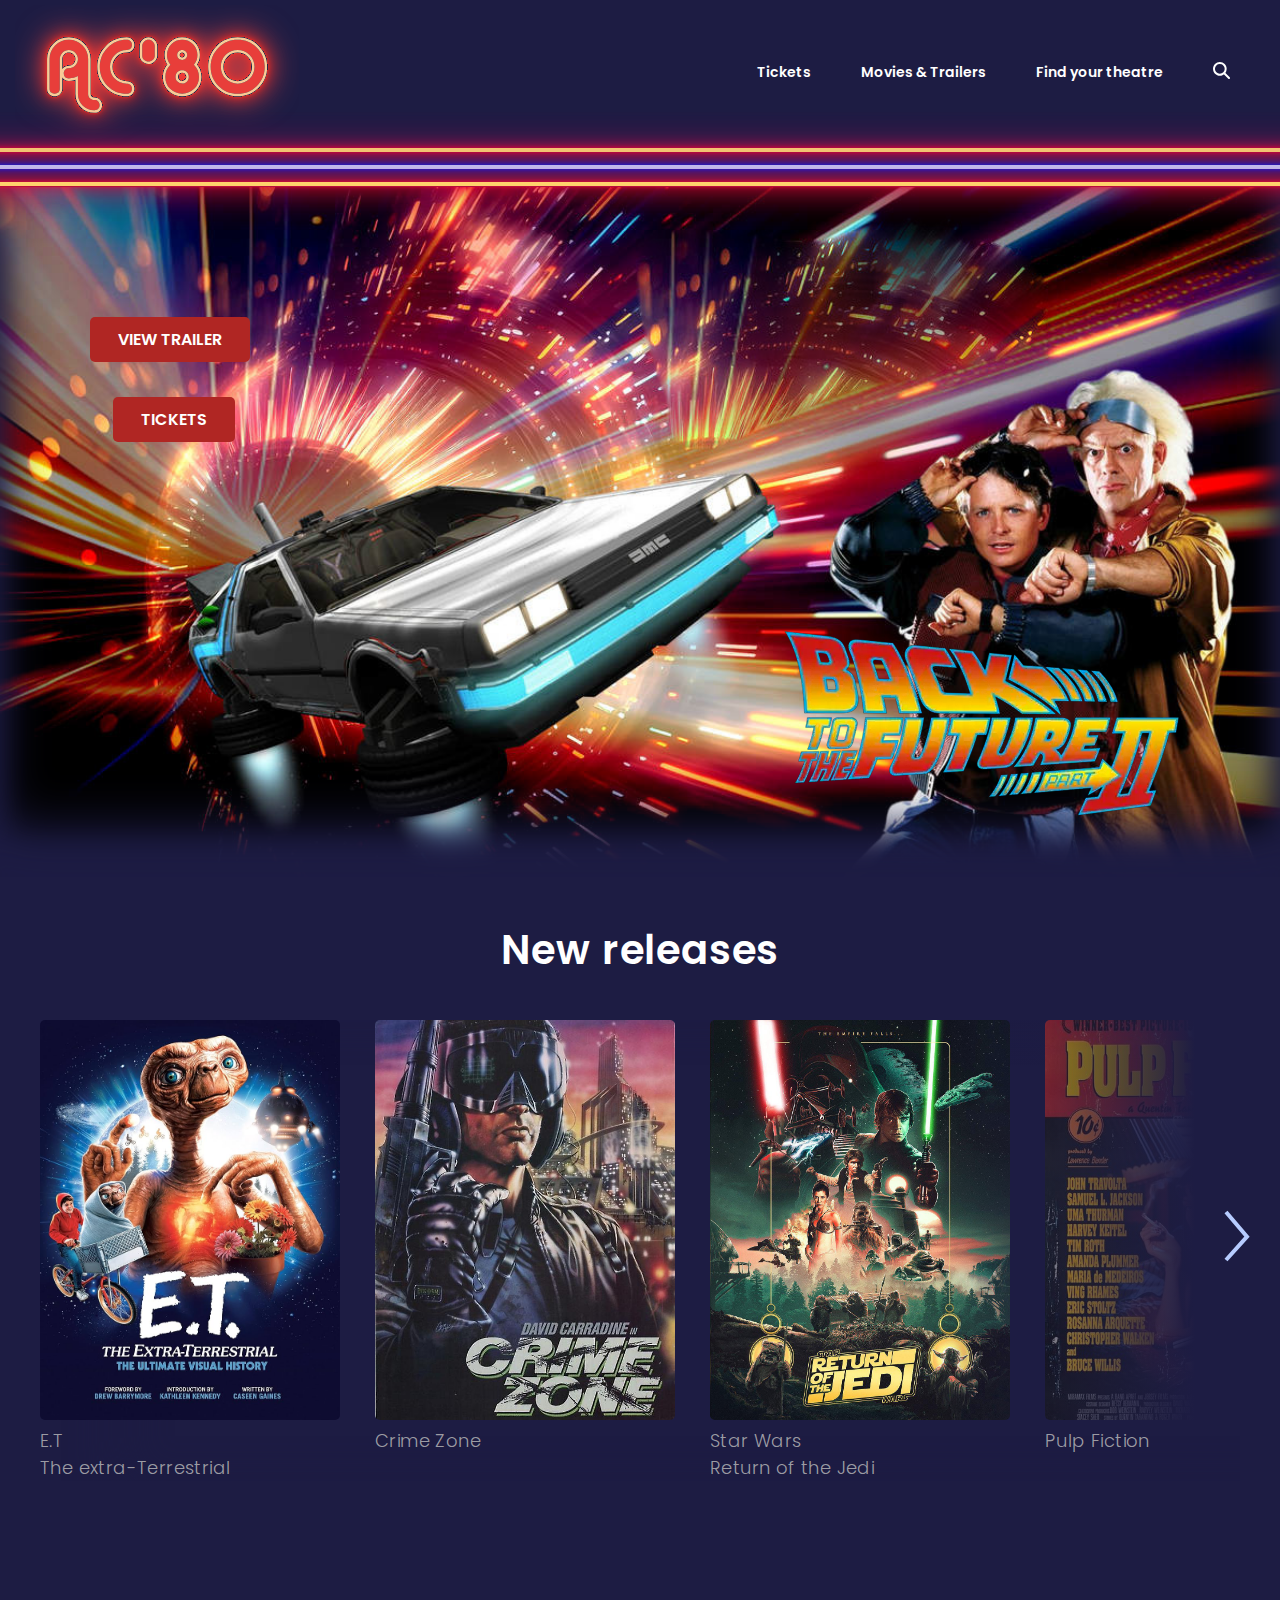
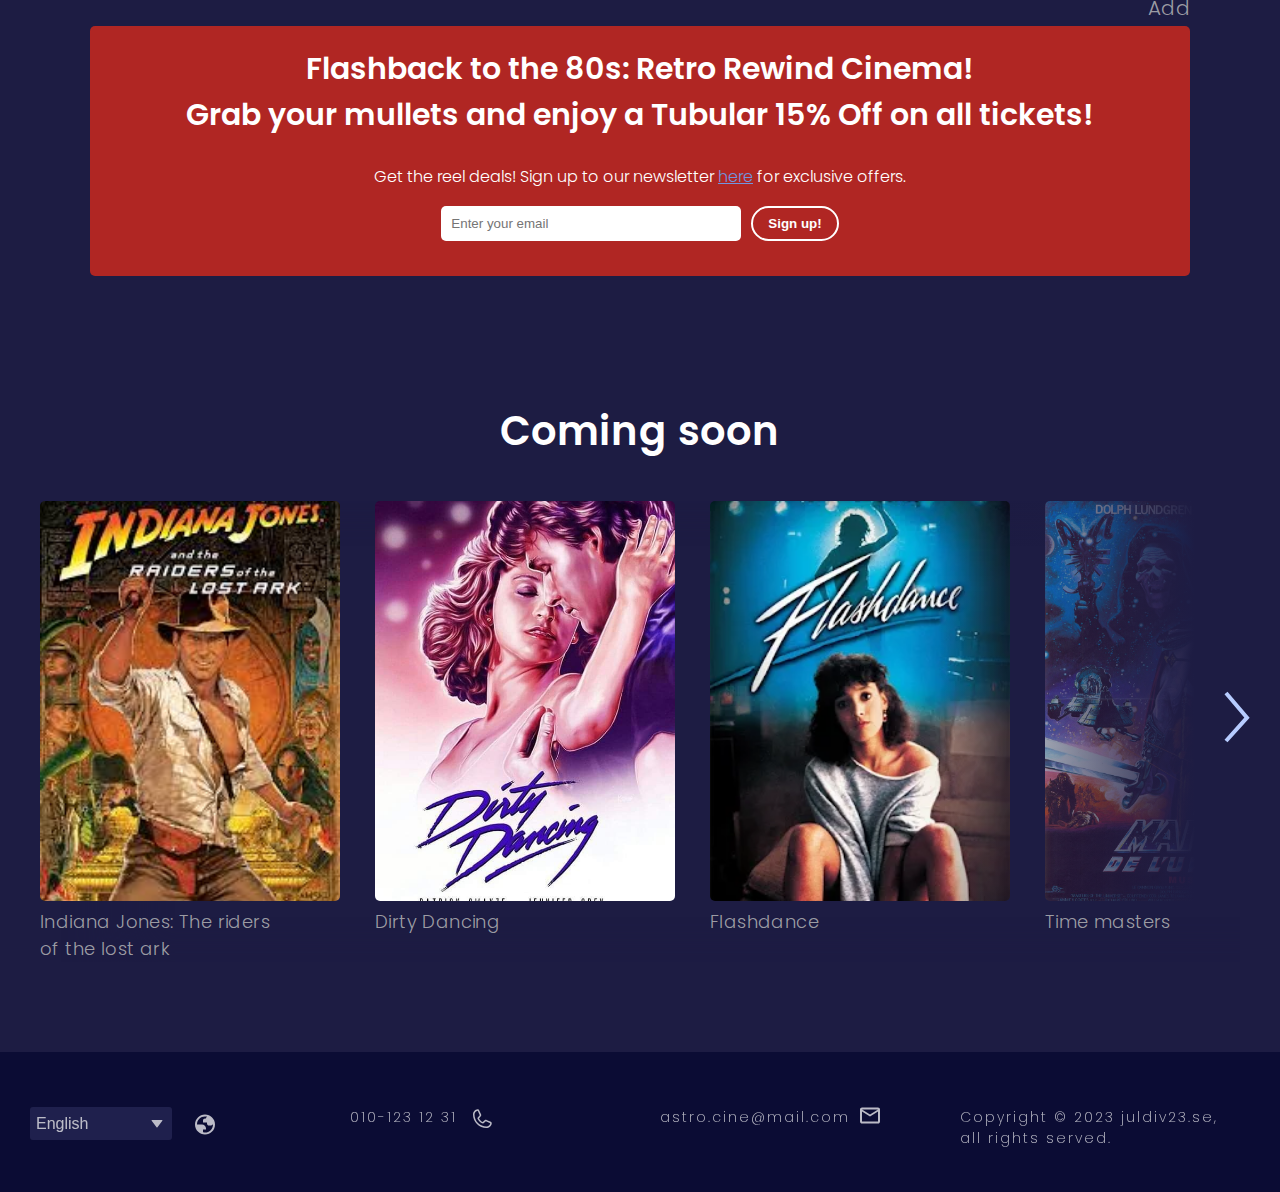
<file: index.html>
<!DOCTYPE html>
<html lang="en">
  <head>
    <meta charset="UTF-8" />
    <meta name="viewport" content="width=device-width, initial-scale=1.0" />
    <title>AstroCine '80</title>
    <link rel="icon" href="data:;base64,iVBORw0KGgo=" />
    <link href="index.css" rel="stylesheet" />
    <link
      href="https://fonts.googleapis.com/css2?family=Poppins:wght@400;500;600;700;800;900&display=swap"
      rel="stylesheet"
    />
  </head>
  <body>
    <div class="navbar">
      <a href="index.html"><img src="assets/logo.svg" class="logotype" /></a>
      <div class="bar">
        <img src="assets/bar-neon.svg" class="barLine 1" />
        <img src="assets/bar-neon.svg" class="barLine 2" />
        <img src="assets/bar-neon.svg" class="barLine 3" />
      </div>
      <nav>
        <a href="/" class="navString 1">Tickets</a>
        <a href="/" class="navString 2">Movies & Trailers</a>
        <a href="/" lass="navString 3">Find your theatre</a>
        <svg
          class="search"
          width="17"
          height="17"
          viewBox="0 0 17 17"
          fill="none"
          xmlns="http://www.w3.org/2000/svg"
        >
          <path
            d="M16 16L11 11M1 6.83333C1 7.59938 1.15088 8.35792 1.44404 9.06565C1.73719 9.77339 2.16687 10.4164 2.70854 10.9581C3.25022 11.4998 3.89328 11.9295 4.60101 12.2226C5.30875 12.5158 6.06729 12.6667 6.83333 12.6667C7.59938 12.6667 8.35792 12.5158 9.06565 12.2226C9.77339 11.9295 10.4164 11.4998 10.9581 10.9581C11.4998 10.4164 11.9295 9.77339 12.2226 9.06565C12.5158 8.35792 12.6667 7.59938 12.6667 6.83333C12.6667 6.06729 12.5158 5.30875 12.2226 4.60101C11.9295 3.89328 11.4998 3.25022 10.9581 2.70854C10.4164 2.16687 9.77339 1.73719 9.06565 1.44404C8.35792 1.15088 7.59938 1 6.83333 1C6.06729 1 5.30875 1.15088 4.60101 1.44404C3.89328 1.73719 3.25022 2.16687 2.70854 2.70854C2.16687 3.25022 1.73719 3.89328 1.44404 4.60101C1.15088 5.30875 1 6.06729 1 6.83333Z"
            stroke="white"
            stroke-width="2"
            stroke-linecap="round"
            stroke-linejoin="round"
          />
        </svg>
      </nav>
    </div>
    <div class="neonMobile"></div>
    <div class="neonDesktop"></div>

    <div class="hero">
      <a href="heromovie.html">
        <div class="border-hero"></div>
        <img src="assets/play.button.svg" class="playButton"
      /></a>
      <h6>Released Dec 6, 2023</h6>
      <h1>Back to the Future ||</h1>
    </div>
    <div class="hero-desktop">
      <a href="heromovie.html">
        <button class="trailer">View Trailer</button>
      </a>
      <a href="heromovie.html">
        <button class="tickets">Tickets</button>
      </a>
      <img src="assets/back-to-the-future.svg" class="back-to-the-future" />
    </div>
    <div class="headline">
      <h2>New releases</h2>
      <h3>Show all</h3>
      <img src="assets/arrow-red.svg" class="arrowRed" />
    </div>
    <section class="slideContainer">
      <button class="arrowWhite"><img src="assets/arrow-white.svg" /></button>
      <div class="border"></div>
      <div class="sliderWrapper">
        <div class="slider">
          <figure>
            <img id="slide1" src="images/E:T.jpg" />
            <figcaption>E.T <br />The extra-Terrestrial</figcaption>
          </figure>
          <figure>
            <img id="slide2" src="images/crime-zone.jpg" />
            <figcaption>Crime Zone</figcaption>
          </figure>
          <figure>
            <img id="slide3" src="images/star-wars.jpg" />
            <figcaption>Star Wars <br />Return of the Jedi</figcaption>
          </figure>
          <figure>
            <img id="slide4" src="images/pulp-fiction.jpg" />
            <figcaption>Pulp Fiction</figcaption>
          </figure>
          <figure>
            <img id="slide5" src="images/the-neverending-story.jpg" />
            <figcaption>The neverending story</figcaption>
          </figure>
          <figure>
            <img id="slide6" src="images/The-Land-Before-Time.jpg" />
            <figcaption>The land before time</figcaption>
          </figure>
          <figure>
            <img id="slide7" src="images/rambo-first-blood.jpg" />
            <figcaption>Rambo: First blood</figcaption>
          </figure>
        </div>
        <div class="sliderNav">
          <a href="#slide1"></a>
          <a href="#slide2"></a>
          <a href="#slide3"></a>
          <a href="#slide4"></a>
        </div>
      </div>
    </section>
    <div class="add">
      <div class="backgroundAdd">
        <h4>Add</h4>
        <div class="add-string">
          Flashback to the 80s: <br />Retro Rewind Cinema! <br />Grab your
          mullets and enjoy a<br />Tubular 15% Off on all tickets!
        </div>
        <div class="add-string-desktop">
          Flashback to the 80s: Retro Rewind Cinema! <br />Grab your mullets and
          enjoy a Tubular 15% Off on all tickets!
        </div>
        <h5>
          Get the reel deals! Sign up to our newsletter
          <span class="news-link">here</span> for exclusive offers.
        </h5>
        <form class="sign-up">
          <input type="text" placeholder="Enter your email" /><button>
            Sign up!
          </button>
        </form>
      </div>
    </div>
    <div class="headline">
      <h2>Coming soon</h2>
      <h3>Show all</h3>
      <img src="assets/arrow-red.svg" class="arrowRed" />
    </div>
    <section class="slideContainer">
      <button class="arrowWhite"><img src="assets/arrow-white.svg" /></button>
      <div class="border"></div>
      <div class="sliderWrapper">
        <div class="slider">
          <figure>
            <img id="slide1" src="images/indiana-jones.jpg" />
            <figcaption>
              Indiana Jones: The riders<br />of the lost ark
            </figcaption>
          </figure>
          <figure>
            <img id="slide2" src="images/dirty-dancing.jpg" />
            <figcaption>Dirty Dancing</figcaption>
          </figure>
          <figure>
            <img id="slide3" src="images/flashdance.jpg" />
            <figcaption>Flashdance</figcaption>
          </figure>
          <figure>
            <img id="slide4" src="images/le-maitres.jpg" />
            <figcaption>Time masters</figcaption>
          </figure>
          <figure>
            <img id="slide5" src="images/the-perils-of-gwendoline.jpg" />
            <figcaption>The perils of<br />Gwendoline</figcaption>
          </figure>
          <figure>
            <img id="slide6" src="images/blade-runner.jpg" />
            <figcaption>Blade runner</figcaption>
          </figure>
          <figure>
            <img id="slide7" src="images/ghostbusters.jpg" />
            <figcaption>Ghostbusters</figcaption>
          </figure>
        </div>
        <div class="sliderNav">
          <a href="#slide1"></a>
          <a href="#slide2"></a>
          <a href="#slide3"></a>
          <a href="#slide4"></a>
        </div>
      </div>
    </section>
    <footer>
      <div class="language-container">
        <button class="button-language">English</button>
        <img src="assets/arrow-language.svg" class="arrow-language" />
        <img src="assets/globe.svg" class="globe" />
      </div>
      <div class="phone-container">
        <div class="phone-number">010-123 12 31</div>
        <img src="assets/phone.svg" class="phone" />
      </div>
      <div class="mail-container">
        <div class="mail-adress">astro.cine@mail.com</div>
        <img src="assets/mail.svg" class="mail" />
      </div>
      <div class="copyright-container">
        <div class="copyright">
          Copyright © 2023 juldiv23.se,<br />
          all rights served.
        </div>
      </div>
    </footer>
  </body>
</html>
</file>
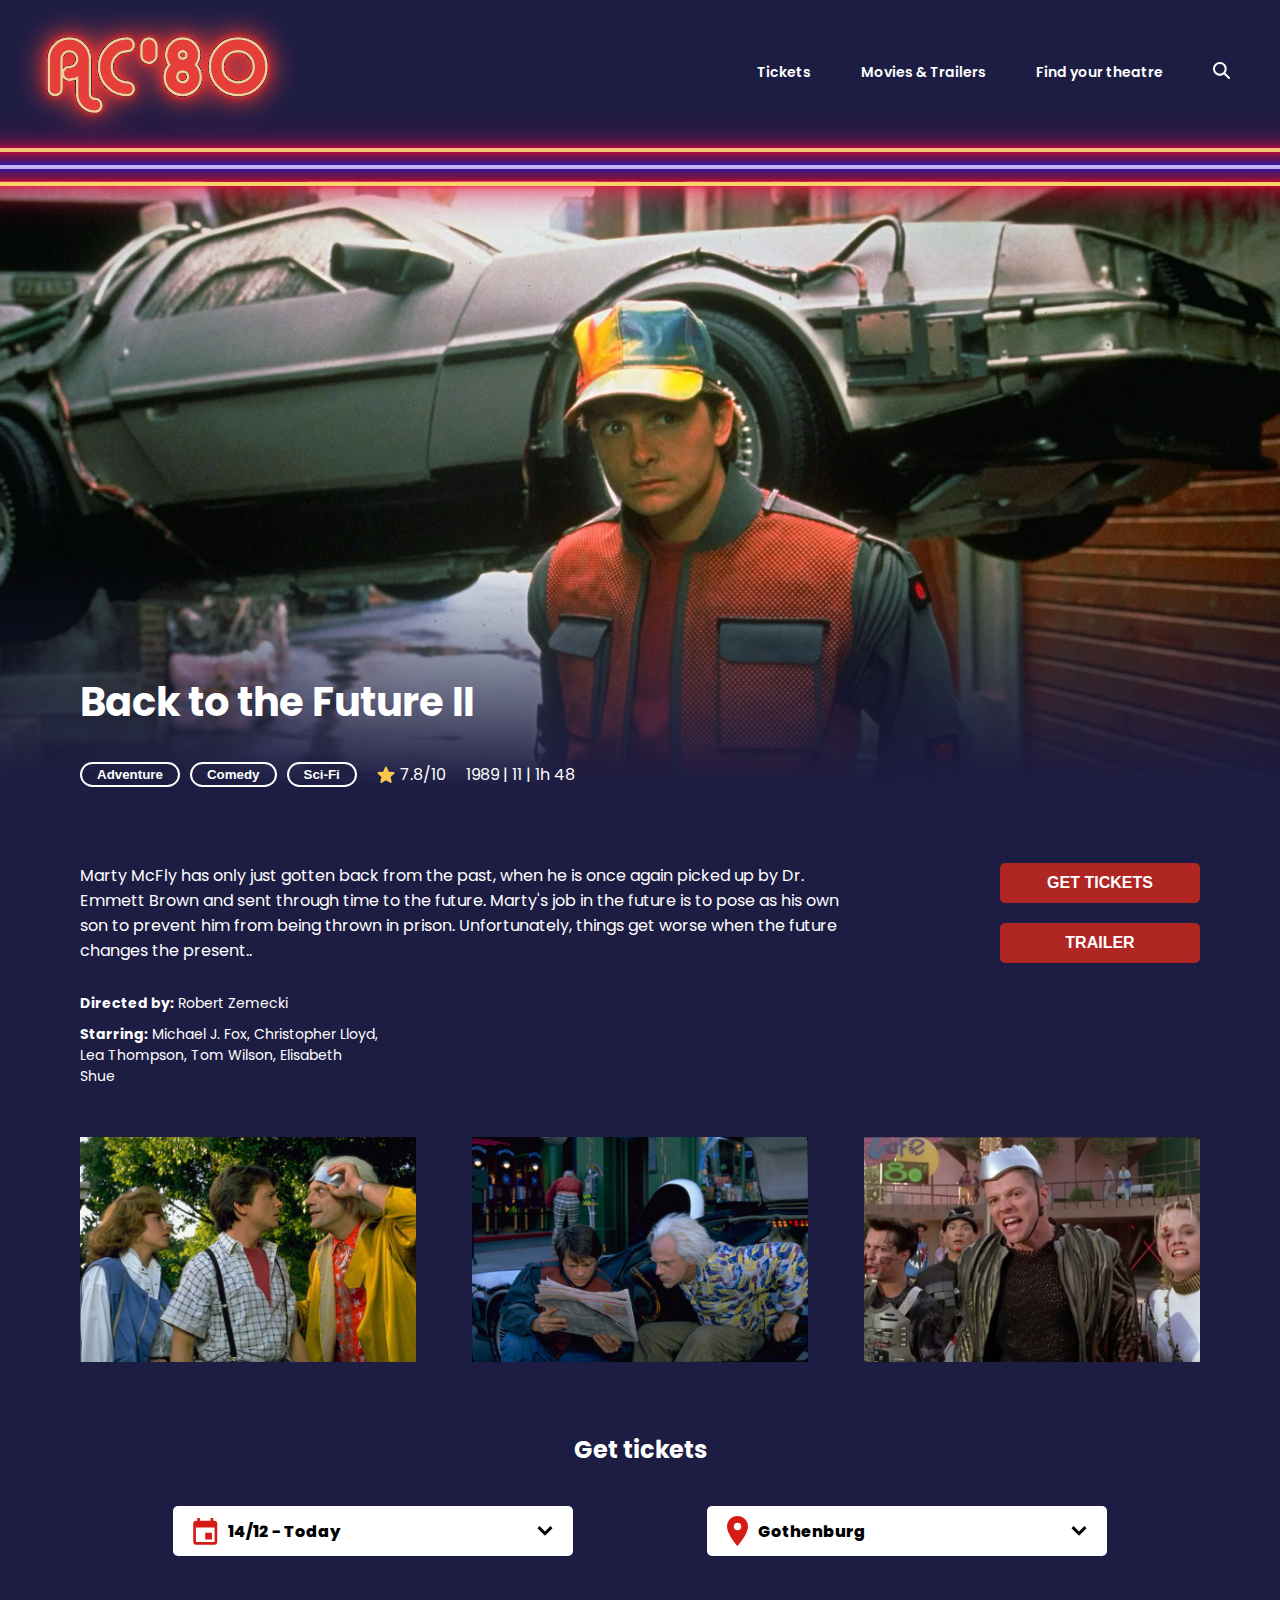
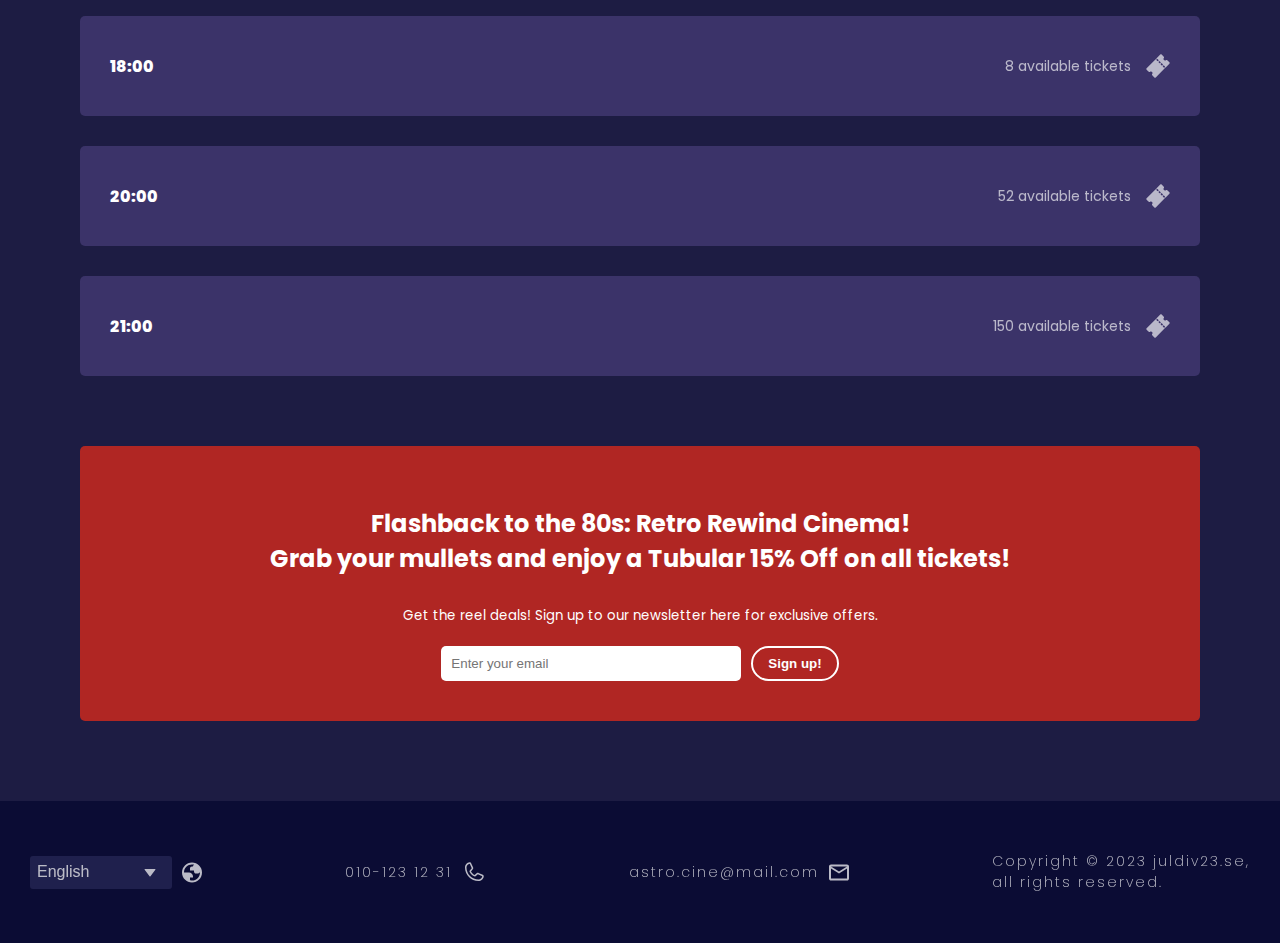
<file: heromovie.html>
<!DOCTYPE html>
<html lang="en">
  <head>
    <meta charset="UTF-8" />
    <meta name="viewport" content="width=device-width, initial-scale=1.0" />
    <title>AstroCine '80</title>
    <link href="heromovie.css" rel="stylesheet" />
    <link
      href="https://fonts.googleapis.com/css2?family=Poppins:wght@400;500;600;700;800;900&display=swap"
      rel="stylesheet"
    />
  </head>
  <body>
    <div class="navbar">
      <div class="menu">
        <img src="assets/bar-neon.svg" class="barLine 1" />
        <img src="assets/bar-neon.svg" class="barLine 2" />
        <img src="assets/bar-neon.svg" class="barLine 3" />
      </div>
      <a href="index.html"><img src="assets/logo.svg" class="logotype" /></a>
      <nav>
        <a href="/" class="navString 1">Tickets</a>
        <a href="/" class="navString 2">Movies & Trailers</a>
        <a href="/" lass="navString 3">Find your theatre</a>
        <svg
          class="search"
          width="17"
          height="17"
          viewBox="0 0 17 17"
          fill="none"
          xmlns="http://www.w3.org/2000/svg"
        >
          <path
            d="M16 16L11 11M1 6.83333C1 7.59938 1.15088 8.35792 1.44404 9.06565C1.73719 9.77339 2.16687 10.4164 2.70854 10.9581C3.25022 11.4998 3.89328 11.9295 4.60101 12.2226C5.30875 12.5158 6.06729 12.6667 6.83333 12.6667C7.59938 12.6667 8.35792 12.5158 9.06565 12.2226C9.77339 11.9295 10.4164 11.4998 10.9581 10.9581C11.4998 10.4164 11.9295 9.77339 12.2226 9.06565C12.5158 8.35792 12.6667 7.59938 12.6667 6.83333C12.6667 6.06729 12.5158 5.30875 12.2226 4.60101C11.9295 3.89328 11.4998 3.25022 10.9581 2.70854C10.4164 2.16687 9.77339 1.73719 9.06565 1.44404C8.35792 1.15088 7.59938 1 6.83333 1C6.06729 1 5.30875 1.15088 4.60101 1.44404C3.89328 1.73719 3.25022 2.16687 2.70854 2.70854C2.16687 3.25022 1.73719 3.89328 1.44404 4.60101C1.15088 5.30875 1 6.06729 1 6.83333Z"
            stroke="white"
            stroke-width="2"
            stroke-linecap="round"
            stroke-linejoin="round"
          />
        </svg>
      </nav>
    </div>

    <div class="neon-desktop"></div>
    <div class="neon-mobile"></div>
    <main>
      <div class="hero">
        <h1>Back to the Future II</h1>
        <div class="hero-info">
          <div class="genre">
            <button>Adventure</button>
            <button>Comedy</button>
            <button>Sci-Fi</button>
          </div>
          <div class="details-wrapper">
            <div class="rating">
              <svg
                width="18"
                height="17"
                viewBox="0 0 18 17"
                fill="none"
                xmlns="http://www.w3.org/2000/svg"
              >
                <path
                  d="M8.99983 14.27L13.1498 16.78C13.9098 17.24 14.8398 16.56 14.6398 15.7L13.5398 10.98L17.2098 7.80001C17.8798 7.22001 17.5198 6.12001 16.6398 6.05001L11.8098 5.64001L9.91983 1.18001C9.57983 0.37001 8.41983 0.37001 8.07983 1.18001L6.18983 5.63001L1.35983 6.04001C0.479829 6.11001 0.119828 7.21001 0.789828 7.79001L4.45983 10.97L3.35983 15.69C3.15983 16.55 4.08983 17.23 4.84983 16.77L8.99983 14.27Z"
                  fill="#FCC74F"
                />
              </svg>
              <p>7.8/10</p>
            </div>
            <p class="movie-details">1989 | 11 | 1h 48</p>
          </div>
        </div>
      </div>
      <div class="about">
        <div class="text">
          <p class="plot">
            Marty McFly has only just gotten back from the past, when he is once
            again picked up by Dr. Emmett Brown and sent through time to the
            future. Marty's job in the future is to pose as his own son to
            prevent him from being thrown in prison. Unfortunately, things get
            worse when the future changes the present..
          </p>
          <div class="made-by">
            <p class="p-small"><strong>Directed by:</strong> Robert Zemecki</p>
            <p class="p-small">
              <strong>Starring:</strong> Michael J. Fox, Christopher Lloyd, Lea
              Thompson, Tom Wilson, Elisabeth Shue
            </p>
          </div>
        </div>
        <div class="movie-buttons">
          <button><a href="#tickets">GET TICKETS</a></button>
          <button>TRAILER</button>
        </div>
      </div>
      <div class="movie-images">
        <img class="image-one" src="images/scene1.png" />
        <img class="image-two" src="images/scene2.png" />
        <img class="image-three" src="images/scene3.png" />
      </div>
      <div id="tickets" class="tickets">
        <h2>Get tickets</h2>
        <div class="show-details">
          <div class="show-date-wrapper">
            <div class="date">
              <svg
                width="25"
                height="27"
                viewBox="0 0 25 27"
                fill="none"
                xmlns="http://www.w3.org/2000/svg"
              >
                <path
                  d="M21.5833 24.0834H2.91667V9.41671H21.5833M17.5833 0.083374V2.75004H6.91667V0.083374H4.25V2.75004H2.91667C1.43667 2.75004 0.25 3.93671 0.25 5.41671V24.0834C0.25 24.7906 0.530951 25.4689 1.03105 25.969C1.53115 26.4691 2.20942 26.75 2.91667 26.75H21.5833C22.2906 26.75 22.9689 26.4691 23.469 25.969C23.969 25.4689 24.25 24.7906 24.25 24.0834V5.41671C24.25 4.70946 23.969 4.03119 23.469 3.53109C22.9689 3.03099 22.2906 2.75004 21.5833 2.75004H20.25V0.083374M18.9167 14.75H12.25V21.4167H18.9167V14.75Z"
                  fill="#D61A16"
                />
              </svg>
              <p>14/12 - Today</p>
            </div>
            <svg
              width="16"
              height="10"
              viewBox="0 0 24 16"
              fill="none"
              xmlns="http://www.w3.org/2000/svg"
            >
              <path
                d="M20.7281 0.182373L12 8.9105L3.27188 0.182373L0 3.45425L12 15.4542L24 3.45425L20.7281 0.182373Z"
                fill="black"
              />
            </svg>
          </div>
          <div class="show-location-wrapper">
            <div class="location">
              <svg
                width="21"
                height="30"
                viewBox="0 0 21 30"
                fill="none"
                xmlns="http://www.w3.org/2000/svg"
              >
                <path
                  d="M10.5 14.25C9.50544 14.25 8.55161 13.8549 7.84835 13.1517C7.14509 12.4484 6.75 11.4946 6.75 10.5C6.75 9.50544 7.14509 8.55161 7.84835 7.84835C8.55161 7.14509 9.50544 6.75 10.5 6.75C11.4946 6.75 12.4484 7.14509 13.1517 7.84835C13.8549 8.55161 14.25 9.50544 14.25 10.5C14.25 10.9925 14.153 11.4801 13.9645 11.9351C13.7761 12.39 13.4999 12.8034 13.1517 13.1517C12.8034 13.4999 12.39 13.7761 11.9351 13.9645C11.4801 14.153 10.9925 14.25 10.5 14.25ZM10.5 0C7.71523 0 5.04451 1.10625 3.07538 3.07538C1.10625 5.04451 0 7.71523 0 10.5C0 18.375 10.5 30 10.5 30C10.5 30 21 18.375 21 10.5C21 7.71523 19.8938 5.04451 17.9246 3.07538C15.9555 1.10625 13.2848 0 10.5 0Z"
                  fill="#D61A16"
                />
              </svg>
              <p>Gothenburg</p>
            </div>
            <svg
              width="16"
              height="10"
              viewBox="0 0 24 16"
              fill="none"
              xmlns="http://www.w3.org/2000/svg"
            >
              <path
                d="M20.7281 0.182373L12 8.9105L3.27188 0.182373L0 3.45425L12 15.4542L24 3.45425L20.7281 0.182373Z"
                fill="black"
              />
            </svg>
          </div>
        </div>
        <div class="shows">
          <div class="show-wrapper">
            <div class="show">
              <p>18:00</p>
              <p class="p-small available-tickets">
                8 available tickets
                <svg
                  class="ticket-icon"
                  width="24"
                  height="24"
                  viewBox="0 0 52 52"
                  fill="none"
                  xmlns="http://www.w3.org/2000/svg"
                >
                  <path
                    d="M50.6985 18.1321L46.0441 13.4777C45.6686 13.1073 45.1679 12.891 44.6408 12.8714C44.1137 12.8519 43.5984 13.0306 43.1965 13.3723C42.576 13.9004 41.7798 14.1761 40.9656 14.1449C40.1514 14.1136 39.3787 13.7776 38.8005 13.2035C38.2267 12.6254 37.8909 11.8529 37.8596 11.039C37.8284 10.225 38.104 9.42902 38.6318 8.80863C38.9734 8.40674 39.1521 7.89143 39.1326 7.3643C39.1131 6.83717 38.8968 6.33649 38.5263 5.96097L33.8678 1.30136C33.4741 0.908429 32.9406 0.687744 32.3843 0.687744C31.8281 0.687744 31.2946 0.908429 30.9009 1.30136L23.4812 8.72004C23.0231 9.17977 22.6776 9.73929 22.4719 10.3548C22.4318 10.4731 22.365 10.5807 22.2766 10.669C22.1883 10.7573 22.0808 10.8241 21.9624 10.8642C21.3467 11.07 20.7871 11.4159 20.3277 11.8746L1.30112 30.9012C0.908185 31.2949 0.6875 31.8284 0.6875 32.3846C0.6875 32.9408 0.908185 33.4743 1.30112 33.868L5.96073 38.5223C6.33624 38.8928 6.83693 39.1091 7.36405 39.1286C7.89118 39.1482 8.4065 38.9695 8.80838 38.6278C9.42736 38.0954 10.2247 37.8166 11.0405 37.8472C11.8564 37.8779 12.6306 38.2157 13.2079 38.793C13.7852 39.3703 14.123 40.1445 14.1536 40.9603C14.1843 41.7762 13.9055 42.5735 13.3731 43.1925C13.0314 43.5944 12.8527 44.1097 12.8723 44.6368C12.8918 45.164 13.1081 45.6646 13.4785 46.0402L18.1329 50.6945C18.5266 51.0874 19.0601 51.3081 19.6163 51.3081C20.1725 51.3081 20.706 51.0874 21.0997 50.6945L40.1263 31.6679C40.5848 31.2087 40.9306 30.6495 41.1367 30.0342C41.1766 29.9155 41.2434 29.8076 41.332 29.7191C41.4205 29.6305 41.5284 29.5636 41.6471 29.5237C42.2623 29.3179 42.8215 28.9725 43.2808 28.5144L50.6995 21.0947C51.091 20.701 51.3107 20.1684 51.3105 19.6132C51.3103 19.058 51.0902 18.5254 50.6985 18.1321ZM26.6126 15.0049C26.4559 15.1617 26.2698 15.286 26.0651 15.3708C25.8603 15.4556 25.6408 15.4993 25.4192 15.4993C25.1975 15.4993 24.9781 15.4556 24.7733 15.3708C24.5686 15.286 24.3825 15.1617 24.2258 15.0049L23.0119 13.791C22.7031 13.4729 22.5319 13.0461 22.5352 12.6029C22.5386 12.1596 22.7162 11.7354 23.0297 11.4221C23.3432 11.1087 23.7674 10.9312 24.2107 10.9281C24.654 10.925 25.0807 11.0964 25.3986 11.4053L26.6126 12.6182C26.7693 12.7749 26.8936 12.9609 26.9785 13.1657C27.0633 13.3704 27.107 13.5899 27.107 13.8115C27.107 14.0332 27.0633 14.2526 26.9785 14.4574C26.8936 14.6622 26.7693 14.8482 26.6126 15.0049ZM31.2532 19.6455C30.9368 19.9618 30.5077 20.1394 30.0603 20.1394C29.613 20.1394 29.1839 19.9618 28.8675 19.6455L27.7073 18.4854C27.5506 18.3287 27.4263 18.1426 27.3415 17.9379C27.2567 17.7331 27.213 17.5136 27.213 17.292C27.213 17.0704 27.2567 16.8509 27.3415 16.6462C27.4263 16.4414 27.5506 16.2553 27.7073 16.0986C28.0238 15.7821 28.4531 15.6043 28.9007 15.6043C29.1223 15.6043 29.3418 15.648 29.5466 15.7328C29.7513 15.8176 29.9374 15.9419 30.0941 16.0986L31.2542 17.2588C31.4115 17.4155 31.5363 17.6017 31.6215 17.8067C31.7067 18.0117 31.7507 18.2315 31.7507 18.4535C31.7508 18.6755 31.7071 18.8954 31.6221 19.1005C31.5371 19.3056 31.4124 19.4919 31.2553 19.6487L31.2532 19.6455ZM35.8938 24.2862C35.7371 24.4429 35.5511 24.5672 35.3463 24.6521C35.1415 24.7369 34.9221 24.7806 34.7004 24.7806C34.4788 24.7806 34.2593 24.7369 34.0546 24.6521C33.8498 24.5672 33.6638 24.4429 33.5071 24.2862L32.3469 23.126C32.0381 22.8079 31.8669 22.3812 31.8703 21.9379C31.8736 21.4946 32.0512 21.0705 32.3647 20.7571C32.6782 20.4437 33.1025 20.2663 33.5458 20.2631C33.989 20.26 34.4157 20.4314 34.7337 20.7403L35.8938 21.9005C36.0515 22.0569 36.1768 22.2429 36.2625 22.4479C36.3481 22.6529 36.3925 22.8727 36.393 23.0949C36.3934 23.317 36.3501 23.5371 36.2653 23.7424C36.1806 23.9477 36.0561 24.1343 35.8991 24.2914L35.8938 24.2862ZM40.5798 28.9837C40.4231 29.1405 40.237 29.2648 40.0323 29.3496C39.8275 29.4345 39.608 29.4781 39.3864 29.4781C39.1648 29.4781 38.9453 29.4345 38.7405 29.3496C38.5358 29.2648 38.3497 29.1405 38.193 28.9837L36.9865 27.7709C36.8264 27.6146 36.6991 27.4281 36.6117 27.2222C36.5244 27.0163 36.4789 26.7951 36.4778 26.5715C36.4768 26.3478 36.5202 26.1262 36.6055 25.9195C36.6909 25.7127 36.8165 25.525 36.975 25.3673C37.1335 25.2095 37.3218 25.0848 37.529 25.0005C37.7361 24.9161 37.9579 24.8738 38.1816 24.876C38.4052 24.8781 38.6262 24.9247 38.8317 25.013C39.0372 25.1014 39.223 25.2296 39.3785 25.3904L40.5861 26.6023C40.7428 26.759 40.867 26.9451 40.9518 27.1499C41.0365 27.3547 41.0801 27.5742 41.08 27.7959C41.0799 28.0175 41.0361 28.2369 40.9512 28.4417C40.8663 28.6464 40.7419 28.8324 40.5851 28.989L40.5798 28.9837Z"
                    fill="white"
                  />
                </svg>
              </p>
            </div>
            <div class="picked-movie-info">
              <div class="details">
                <img class="movie-poster" src="images/bttfposter.png" />
                <div class="details-text">
                  <h2>Back to the Future II</h2>
                  <p>Today, Dec 14, 2023 | 18:00</p>
                  <div class="pick-seats">
                    <h4>Number of tickets:</h4>
                    <div class="tickets-amount">
                      <div class="plus">
                        <svg
                          width="19"
                          height="19"
                          viewBox="0 0 19 19"
                          fill="none"
                          xmlns="http://www.w3.org/2000/svg"
                        >
                          <path
                            d="M0.515625 9.5C0.515625 9.78594 0.629213 10.0602 0.831401 10.2623C1.03359 10.4645 1.30781 10.5781 1.59375 10.5781H8.42188V17.4062C8.42188 17.6922 8.53546 17.9664 8.73765 18.1686C8.93984 18.3708 9.21406 18.4844 9.5 18.4844C9.78594 18.4844 10.0602 18.3708 10.2623 18.1686C10.4645 17.9664 10.5781 17.6922 10.5781 17.4062V10.5781H17.4062C17.6922 10.5781 17.9664 10.4645 18.1686 10.2623C18.3708 10.0602 18.4844 9.78594 18.4844 9.5C18.4844 9.21406 18.3708 8.93984 18.1686 8.73765C17.9664 8.53546 17.6922 8.42188 17.4062 8.42188H10.5781V1.59375C10.5781 1.30781 10.4645 1.03359 10.2623 0.831401C10.0602 0.629213 9.78594 0.515625 9.5 0.515625C9.21406 0.515625 8.93984 0.629213 8.73765 0.831401C8.53546 1.03359 8.42188 1.30781 8.42188 1.59375V8.42188H1.59375C1.30781 8.42188 1.03359 8.53546 0.831401 8.73765C0.629213 8.93984 0.515625 9.21406 0.515625 9.5Z"
                            fill="#D61A16"
                          />
                        </svg>
                      </div>
                      <div class="amount"><h3>2</h3></div>
                      <div class="minus">
                        <svg
                          width="19"
                          height="3"
                          viewBox="0 0 19 3"
                          fill="none"
                          xmlns="http://www.w3.org/2000/svg"
                        >
                          <path
                            d="M18.4844 1.5C18.4844 1.78594 18.3708 2.06016 18.1686 2.26235C17.9664 2.46454 17.6922 2.57812 17.4062 2.57812H1.59375C1.30781 2.57812 1.03359 2.46454 0.831401 2.26235C0.629213 2.06016 0.515625 1.78594 0.515625 1.5C0.515625 1.21406 0.629213 0.939838 0.831401 0.73765C1.03359 0.535463 1.30781 0.421875 1.59375 0.421875H17.4062C17.6922 0.421875 17.9664 0.535463 18.1686 0.73765C18.3708 0.939838 18.4844 1.21406 18.4844 1.5Z"
                            fill="#D61A16"
                          />
                        </svg>
                      </div>
                    </div>
                  </div>
                </div>
              </div>
              <div class="confirm">
                <button>Select seats</button>
                <button class="continue">Continue</button>
              </div>
            </div>
          </div>
          <div class="show-wrapper">
            <div class="show">
              <p>20:00</p>
              <p class="p-small available-tickets">
                52 available tickets
                <svg
                  class="ticket-icon"
                  width="24"
                  height="24"
                  viewBox="0 0 52 52"
                  fill="none"
                  xmlns="http://www.w3.org/2000/svg"
                >
                  <path
                    d="M50.6985 18.1321L46.0441 13.4777C45.6686 13.1073 45.1679 12.891 44.6408 12.8714C44.1137 12.8519 43.5984 13.0306 43.1965 13.3723C42.576 13.9004 41.7798 14.1761 40.9656 14.1449C40.1514 14.1136 39.3787 13.7776 38.8005 13.2035C38.2267 12.6254 37.8909 11.8529 37.8596 11.039C37.8284 10.225 38.104 9.42902 38.6318 8.80863C38.9734 8.40674 39.1521 7.89143 39.1326 7.3643C39.1131 6.83717 38.8968 6.33649 38.5263 5.96097L33.8678 1.30136C33.4741 0.908429 32.9406 0.687744 32.3843 0.687744C31.8281 0.687744 31.2946 0.908429 30.9009 1.30136L23.4812 8.72004C23.0231 9.17977 22.6776 9.73929 22.4719 10.3548C22.4318 10.4731 22.365 10.5807 22.2766 10.669C22.1883 10.7573 22.0808 10.8241 21.9624 10.8642C21.3467 11.07 20.7871 11.4159 20.3277 11.8746L1.30112 30.9012C0.908185 31.2949 0.6875 31.8284 0.6875 32.3846C0.6875 32.9408 0.908185 33.4743 1.30112 33.868L5.96073 38.5223C6.33624 38.8928 6.83693 39.1091 7.36405 39.1286C7.89118 39.1482 8.4065 38.9695 8.80838 38.6278C9.42736 38.0954 10.2247 37.8166 11.0405 37.8472C11.8564 37.8779 12.6306 38.2157 13.2079 38.793C13.7852 39.3703 14.123 40.1445 14.1536 40.9603C14.1843 41.7762 13.9055 42.5735 13.3731 43.1925C13.0314 43.5944 12.8527 44.1097 12.8723 44.6368C12.8918 45.164 13.1081 45.6646 13.4785 46.0402L18.1329 50.6945C18.5266 51.0874 19.0601 51.3081 19.6163 51.3081C20.1725 51.3081 20.706 51.0874 21.0997 50.6945L40.1263 31.6679C40.5848 31.2087 40.9306 30.6495 41.1367 30.0342C41.1766 29.9155 41.2434 29.8076 41.332 29.7191C41.4205 29.6305 41.5284 29.5636 41.6471 29.5237C42.2623 29.3179 42.8215 28.9725 43.2808 28.5144L50.6995 21.0947C51.091 20.701 51.3107 20.1684 51.3105 19.6132C51.3103 19.058 51.0902 18.5254 50.6985 18.1321ZM26.6126 15.0049C26.4559 15.1617 26.2698 15.286 26.0651 15.3708C25.8603 15.4556 25.6408 15.4993 25.4192 15.4993C25.1975 15.4993 24.9781 15.4556 24.7733 15.3708C24.5686 15.286 24.3825 15.1617 24.2258 15.0049L23.0119 13.791C22.7031 13.4729 22.5319 13.0461 22.5352 12.6029C22.5386 12.1596 22.7162 11.7354 23.0297 11.4221C23.3432 11.1087 23.7674 10.9312 24.2107 10.9281C24.654 10.925 25.0807 11.0964 25.3986 11.4053L26.6126 12.6182C26.7693 12.7749 26.8936 12.9609 26.9785 13.1657C27.0633 13.3704 27.107 13.5899 27.107 13.8115C27.107 14.0332 27.0633 14.2526 26.9785 14.4574C26.8936 14.6622 26.7693 14.8482 26.6126 15.0049ZM31.2532 19.6455C30.9368 19.9618 30.5077 20.1394 30.0603 20.1394C29.613 20.1394 29.1839 19.9618 28.8675 19.6455L27.7073 18.4854C27.5506 18.3287 27.4263 18.1426 27.3415 17.9379C27.2567 17.7331 27.213 17.5136 27.213 17.292C27.213 17.0704 27.2567 16.8509 27.3415 16.6462C27.4263 16.4414 27.5506 16.2553 27.7073 16.0986C28.0238 15.7821 28.4531 15.6043 28.9007 15.6043C29.1223 15.6043 29.3418 15.648 29.5466 15.7328C29.7513 15.8176 29.9374 15.9419 30.0941 16.0986L31.2542 17.2588C31.4115 17.4155 31.5363 17.6017 31.6215 17.8067C31.7067 18.0117 31.7507 18.2315 31.7507 18.4535C31.7508 18.6755 31.7071 18.8954 31.6221 19.1005C31.5371 19.3056 31.4124 19.4919 31.2553 19.6487L31.2532 19.6455ZM35.8938 24.2862C35.7371 24.4429 35.5511 24.5672 35.3463 24.6521C35.1415 24.7369 34.9221 24.7806 34.7004 24.7806C34.4788 24.7806 34.2593 24.7369 34.0546 24.6521C33.8498 24.5672 33.6638 24.4429 33.5071 24.2862L32.3469 23.126C32.0381 22.8079 31.8669 22.3812 31.8703 21.9379C31.8736 21.4946 32.0512 21.0705 32.3647 20.7571C32.6782 20.4437 33.1025 20.2663 33.5458 20.2631C33.989 20.26 34.4157 20.4314 34.7337 20.7403L35.8938 21.9005C36.0515 22.0569 36.1768 22.2429 36.2625 22.4479C36.3481 22.6529 36.3925 22.8727 36.393 23.0949C36.3934 23.317 36.3501 23.5371 36.2653 23.7424C36.1806 23.9477 36.0561 24.1343 35.8991 24.2914L35.8938 24.2862ZM40.5798 28.9837C40.4231 29.1405 40.237 29.2648 40.0323 29.3496C39.8275 29.4345 39.608 29.4781 39.3864 29.4781C39.1648 29.4781 38.9453 29.4345 38.7405 29.3496C38.5358 29.2648 38.3497 29.1405 38.193 28.9837L36.9865 27.7709C36.8264 27.6146 36.6991 27.4281 36.6117 27.2222C36.5244 27.0163 36.4789 26.7951 36.4778 26.5715C36.4768 26.3478 36.5202 26.1262 36.6055 25.9195C36.6909 25.7127 36.8165 25.525 36.975 25.3673C37.1335 25.2095 37.3218 25.0848 37.529 25.0005C37.7361 24.9161 37.9579 24.8738 38.1816 24.876C38.4052 24.8781 38.6262 24.9247 38.8317 25.013C39.0372 25.1014 39.223 25.2296 39.3785 25.3904L40.5861 26.6023C40.7428 26.759 40.867 26.9451 40.9518 27.1499C41.0365 27.3547 41.0801 27.5742 41.08 27.7959C41.0799 28.0175 41.0361 28.2369 40.9512 28.4417C40.8663 28.6464 40.7419 28.8324 40.5851 28.989L40.5798 28.9837Z"
                    fill="white"
                  />
                </svg>
              </p>
            </div>
          </div>
          <div class="show-wrapper">
            <div class="show">
              <p>21:00</p>
              <p class="p-small available-tickets">
                150 available tickets
                <svg
                  class="ticket-icon"
                  width="24"
                  height="24"
                  viewBox="0 0 52 52"
                  fill="none"
                  xmlns="http://www.w3.org/2000/svg"
                >
                  <path
                    d="M50.6985 18.1321L46.0441 13.4777C45.6686 13.1073 45.1679 12.891 44.6408 12.8714C44.1137 12.8519 43.5984 13.0306 43.1965 13.3723C42.576 13.9004 41.7798 14.1761 40.9656 14.1449C40.1514 14.1136 39.3787 13.7776 38.8005 13.2035C38.2267 12.6254 37.8909 11.8529 37.8596 11.039C37.8284 10.225 38.104 9.42902 38.6318 8.80863C38.9734 8.40674 39.1521 7.89143 39.1326 7.3643C39.1131 6.83717 38.8968 6.33649 38.5263 5.96097L33.8678 1.30136C33.4741 0.908429 32.9406 0.687744 32.3843 0.687744C31.8281 0.687744 31.2946 0.908429 30.9009 1.30136L23.4812 8.72004C23.0231 9.17977 22.6776 9.73929 22.4719 10.3548C22.4318 10.4731 22.365 10.5807 22.2766 10.669C22.1883 10.7573 22.0808 10.8241 21.9624 10.8642C21.3467 11.07 20.7871 11.4159 20.3277 11.8746L1.30112 30.9012C0.908185 31.2949 0.6875 31.8284 0.6875 32.3846C0.6875 32.9408 0.908185 33.4743 1.30112 33.868L5.96073 38.5223C6.33624 38.8928 6.83693 39.1091 7.36405 39.1286C7.89118 39.1482 8.4065 38.9695 8.80838 38.6278C9.42736 38.0954 10.2247 37.8166 11.0405 37.8472C11.8564 37.8779 12.6306 38.2157 13.2079 38.793C13.7852 39.3703 14.123 40.1445 14.1536 40.9603C14.1843 41.7762 13.9055 42.5735 13.3731 43.1925C13.0314 43.5944 12.8527 44.1097 12.8723 44.6368C12.8918 45.164 13.1081 45.6646 13.4785 46.0402L18.1329 50.6945C18.5266 51.0874 19.0601 51.3081 19.6163 51.3081C20.1725 51.3081 20.706 51.0874 21.0997 50.6945L40.1263 31.6679C40.5848 31.2087 40.9306 30.6495 41.1367 30.0342C41.1766 29.9155 41.2434 29.8076 41.332 29.7191C41.4205 29.6305 41.5284 29.5636 41.6471 29.5237C42.2623 29.3179 42.8215 28.9725 43.2808 28.5144L50.6995 21.0947C51.091 20.701 51.3107 20.1684 51.3105 19.6132C51.3103 19.058 51.0902 18.5254 50.6985 18.1321ZM26.6126 15.0049C26.4559 15.1617 26.2698 15.286 26.0651 15.3708C25.8603 15.4556 25.6408 15.4993 25.4192 15.4993C25.1975 15.4993 24.9781 15.4556 24.7733 15.3708C24.5686 15.286 24.3825 15.1617 24.2258 15.0049L23.0119 13.791C22.7031 13.4729 22.5319 13.0461 22.5352 12.6029C22.5386 12.1596 22.7162 11.7354 23.0297 11.4221C23.3432 11.1087 23.7674 10.9312 24.2107 10.9281C24.654 10.925 25.0807 11.0964 25.3986 11.4053L26.6126 12.6182C26.7693 12.7749 26.8936 12.9609 26.9785 13.1657C27.0633 13.3704 27.107 13.5899 27.107 13.8115C27.107 14.0332 27.0633 14.2526 26.9785 14.4574C26.8936 14.6622 26.7693 14.8482 26.6126 15.0049ZM31.2532 19.6455C30.9368 19.9618 30.5077 20.1394 30.0603 20.1394C29.613 20.1394 29.1839 19.9618 28.8675 19.6455L27.7073 18.4854C27.5506 18.3287 27.4263 18.1426 27.3415 17.9379C27.2567 17.7331 27.213 17.5136 27.213 17.292C27.213 17.0704 27.2567 16.8509 27.3415 16.6462C27.4263 16.4414 27.5506 16.2553 27.7073 16.0986C28.0238 15.7821 28.4531 15.6043 28.9007 15.6043C29.1223 15.6043 29.3418 15.648 29.5466 15.7328C29.7513 15.8176 29.9374 15.9419 30.0941 16.0986L31.2542 17.2588C31.4115 17.4155 31.5363 17.6017 31.6215 17.8067C31.7067 18.0117 31.7507 18.2315 31.7507 18.4535C31.7508 18.6755 31.7071 18.8954 31.6221 19.1005C31.5371 19.3056 31.4124 19.4919 31.2553 19.6487L31.2532 19.6455ZM35.8938 24.2862C35.7371 24.4429 35.5511 24.5672 35.3463 24.6521C35.1415 24.7369 34.9221 24.7806 34.7004 24.7806C34.4788 24.7806 34.2593 24.7369 34.0546 24.6521C33.8498 24.5672 33.6638 24.4429 33.5071 24.2862L32.3469 23.126C32.0381 22.8079 31.8669 22.3812 31.8703 21.9379C31.8736 21.4946 32.0512 21.0705 32.3647 20.7571C32.6782 20.4437 33.1025 20.2663 33.5458 20.2631C33.989 20.26 34.4157 20.4314 34.7337 20.7403L35.8938 21.9005C36.0515 22.0569 36.1768 22.2429 36.2625 22.4479C36.3481 22.6529 36.3925 22.8727 36.393 23.0949C36.3934 23.317 36.3501 23.5371 36.2653 23.7424C36.1806 23.9477 36.0561 24.1343 35.8991 24.2914L35.8938 24.2862ZM40.5798 28.9837C40.4231 29.1405 40.237 29.2648 40.0323 29.3496C39.8275 29.4345 39.608 29.4781 39.3864 29.4781C39.1648 29.4781 38.9453 29.4345 38.7405 29.3496C38.5358 29.2648 38.3497 29.1405 38.193 28.9837L36.9865 27.7709C36.8264 27.6146 36.6991 27.4281 36.6117 27.2222C36.5244 27.0163 36.4789 26.7951 36.4778 26.5715C36.4768 26.3478 36.5202 26.1262 36.6055 25.9195C36.6909 25.7127 36.8165 25.525 36.975 25.3673C37.1335 25.2095 37.3218 25.0848 37.529 25.0005C37.7361 24.9161 37.9579 24.8738 38.1816 24.876C38.4052 24.8781 38.6262 24.9247 38.8317 25.013C39.0372 25.1014 39.223 25.2296 39.3785 25.3904L40.5861 26.6023C40.7428 26.759 40.867 26.9451 40.9518 27.1499C41.0365 27.3547 41.0801 27.5742 41.08 27.7959C41.0799 28.0175 41.0361 28.2369 40.9512 28.4417C40.8663 28.6464 40.7419 28.8324 40.5851 28.989L40.5798 28.9837Z"
                    fill="white"
                  />
                </svg>
              </p>
            </div>
          </div>
        </div>
      </div>
      <div class="add">
        <div class="backgroundAdd">
          <h2>
            Flashback to the 80s: Retro Rewind Cinema! <br />Grab your mullets and
            enjoy a Tubular 15% Off on all tickets!
          </h2>
          <h5>
            Get the reel deals! Sign up to our newsletter
            <span class="news-link">here</span> for exclusive offers.
          </h5>
          <form class="sign-up">
            <input type="text" placeholder="Enter your email" /><button>
              Sign up!
            </button>
          </form>
        </div>
    </main>
    <footer>
      <div class="language-container">
        <button class="button-language">
          English<img src="assets/arrow-language.svg" class="arrow-language" />
        </button>

        <img src="assets/globe.svg" class="globe" />
      </div>
      <div class="phone-container">
        <div class="phone-number">010-123 12 31</div>
        <img src="assets/phone.svg" class="phone" />
      </div>
      <div class="mail-container">
        <div class="mail-adress">astro.cine@mail.com</div>
        <img src="assets/mail.svg" class="mail" />
      </div>
      <div class="copyright-container">
        <div class="copyright">
          Copyright © 2023 juldiv23.se,<br />
          all rights reserved.
        </div>
      </div>
    </footer>
    <script src="script.js"></script>
  </body>
</html>
</file>
<file: index.css>
:root {
  --midnight: #1d1c43;
  --cinema-red: #b02623;
  --cozy-purple: #3b3369;
  --dark-midnight: #04062e;
}

@font-face {
  font-family: "Alba";
  src: url("fonts/ALBA____.TTF") format("TFF"),
    url("fonts/ALBAM___.TTF") format("TFF"),
    url("fonts/ALBAS___.TTF") format("TFF");
  font-weight: normal;
  font-style: normal;
}

* {
  box-sizing: border-box;
}

body {
  background-color: var(--midnight);
  margin: 0;
  font-family: "Poppins";
  color: white;
}

.add-string-desktop,
.navStrings,
.neonDesktop,
.hero-desktop,
.arrowWhite,
nav {
  display: none;
}

/* NAVBAR */

.navbar {
  display: flex;
  flex-direction: column;
  align-items: center;
  width: 100%;
  height: 70px;
  justify-content: center;
  position: relative;
  align-content: center;
}

.logotype {
  display: flex;
  background-repeat: no-repeat;
  background-size: 100%;
  background-position: center;
  width: 180px;
  height: 90px;
  align-self: start;
  left: 50%;
  transform: translateX(-50%);
  top: -5px;
}

.barLine,
.logotype {
  position: absolute;
}

.barLine:nth-of-type(1) {
  top: 16px;
  left: 5px;
}

.barLine:nth-of-type(2) {
  top: 21px;
  left: 5px;
}

.barLine:nth-of-type(3) {
  top: 27px;
  left: 5px;
}

.neonMobile {
  width: 100%;
  height: 80px;
  background-image: url("assets/neon-mobile.svg");
  background-position: bottom;
  background-repeat: no-repeat;
  z-index: 1;
  position: relative;
}

/* HERO MOBILE*/

.hero {
  width: 100%;
  height: 280px;
  background-image: url("images/play-image.jpg");
  background-size: cover;
  background-repeat: no-repeat;
  z-index: 0;
  background-position: center top;
  box-shadow: 0px -50px 50px 0px var(--midnight) inset,
    0px -30px 30px 0px var(--midnight) inset;
  position: relative;
  bottom: 43px;
}

.border-hero {
  height: 7px;
  width: 100%;
  position: absolute;
  background-color: var(--midnight);
  bottom: -1px;
  z-index: 3;
}

.playButton,
h6,
h1 {
  position: absolute;
}

.playButton {
  opacity: 0.8;
  left: 50%;
  top: 50%;
  transform: translateX(-50%);
}

h6 {
  font-family: "Poppins";
  font-weight: 300;
  font-size: 10px;
  letter-spacing: 0.5px;
  bottom: 20px;
  left: 50%;
  transform: translateX(-50%);
}

h1 {
  font-family: "Poppins";
  font-weight: 700;
  font-size: 26px;
  letter-spacing: 2px;
  bottom: -16px;
  left: 50%;
  transform: translateX(-50%);
  white-space: nowrap;
}

/* SLIDES */

.headline {
  padding: 60px 20px 0px 20px;
  position: relative;
}

h2,
h3,
.arrowRed {
  position: absolute;
}

h2 {
  margin: 0px;
  font-family: "Poppins";
  font-size: 16px;
  font-weight: 700;
  letter-spacing: 0.8px;
  bottom: 0px;
  left: 20px;
}

h3 {
  margin: 0px;
  font-family: "Poppins";
  font-size: 10px;
  font-weight: 400;
  letter-spacing: 0.5px;
  bottom: 0px;
  right: 45px;
  color: var(--cinema-red);
}

.arrowRed {
  bottom: 1px;
  right: 30px;
}

.slideContainer {
  position: relative;
  padding: 10px 20px 90px 20px;
}

.border {
  height: 180px;
  width: 5px;
  position: absolute;
  background-color: var(--midnight);
  right: 16px;
  z-index: 3;
}

.sliderWrapper {
  position: relative;
  margin: 0;
}

.slider {
  display: flex;
  overflow-x: auto;
  scroll-snap-type: x mandatory;
  scroll-behavior: smooth;
  box-shadow: 90px 0px 3rem -0.75rem var(--midnight) inset;
}

.slider img {
  flex: 1 0 100%;
  scroll-snap-align: start;
  object-fit: cover;
  width: 140px;
  height: 180px;
  border-radius: 5px;
}

figure {
  margin: 0px;
  padding-right: 12px;
}

figcaption {
  font-family: "Poppins";
  font-size: 10px;
  font-weight: 300;
  color: rgba(191, 191, 191, 0.8);
  letter-spacing: 0.4px;
}

.sliderNav {
  display: flex;
  column-gap: 6px;
  position: absolute;
  bottom: -20px;
  left: 50%;
  transform: translateX(-50%);
  z-index: 1;
}

.sliderNav a {
  width: 8px;
  height: 8px;
  border-radius: 50%;
  background-color: white;
  opacity: 0.75;
  transition: opacity ease 250ms;
}

.slider a:hover {
  opacity: 100%;
}

.slider::after {
  content: "";
  position: absolute;
  top: 0;
  right: 0;
  height: 180px;
  width: 80px;
  background: linear-gradient(to right, transparent 0%, var(--midnight) 90%);
  z-index: 1;
}

/* ADD */

.add {
  display: flex;
  align-items: center;
  justify-content: center;
  align-self: center;
  margin: 0 auto;
  height: 230px;
  padding: 0px 20px;
}

.add-string,
h4,
h5 {
  position: absolute;
}

.backgroundAdd {
  position: relative;
  background-color: var(--cinema-red);
  width: 350px;
  height: 220px;
}

h4 {
  font-family: "Poppins";
  font-size: 8px;
  font-weight: 300;
  letter-spacing: 0.5px;
  color: rgba(191, 191, 191, 0.8);
  top: -25px;
  right: 0px;
}

.add-string {
  font-family: "Poppins";
  font-size: 16px;
  font-weight: 700;
  text-align: center;
  top: 20px;
  left: 50%;
  transform: translateX(-50%);
  white-space: nowrap;
}

h5 {
  font-family: "Poppins";
  font-size: 8px;
  font-weight: 300;
  bottom: 60px;
  left: 50%;
  transform: translateX(-50%);
  white-space: nowrap;
}

.sign-up {
  display: flex;
  justify-content: center;
  position: relative;
  top: 162px;
  gap: 10px;
}

.sign-up input {
  border: none;
  border-radius: 5px;
  padding: 5px 10px;
  width: 220px;
}

::placeholder {
  font-weight: 16px;
}

.sign-up button {
  height: 35px;
  padding: 0px 15px;
  border-radius: 50px;
  border: 2px solid white;
  background-color: transparent;
  color: white;
  font-weight: 800;
}

.news-link {
  display: inline-block;
  cursor: pointer;
  text-decoration: underline;
  color: rgb(114, 149, 223);
}

/* FOOTER */

footer {
  position: relative;
  background-color: var(--dark-midnight);
  padding: 20px;
  font-family: "Poppins";
  font-size: 14px;
  font-weight: 200;
  color: white;
  opacity: 70%;
  width: 100%;
  height: 350px;
  letter-spacing: 2px;
}

.button-language,
.arrow-language,
.globe,
.phone-number,
.phone,
.mail-adress,
.mail,
.copyright {
  position: absolute;
}

.button-language {
  border: 0px;
  font-size: 16px;
  border-radius: 3px;
  background: #212352;
  width: 142px;
  height: 33px;
  color: white;
  text-align: left;
  margin-top: 20px;
}

.arrow-language {
  top: 50px;
  left: 140px;
}
.globe {
  top: 48px;
  left: 175px;
}
.phone-number {
  top: 120px;
  left: 20px;
  color: white !important;
}
.phone {
  top: 118px;
  left: 140px;
}
.mail-adress {
  top: 185px;
  left: 20px;
}
.mail {
  top: 185px;
  left: 220px;
}

.copyright {
  top: 250px;
}

.playButton:hover,
.bar:hover,
h3:hover,
.arrowRed:hover,
.sliderNav:hover,
.button-language:hover,
figcaption:hover,
.hero:hover,
figure:hover,
.tickets:hover,
.trailer:hover,
.navString1:hover,
.navString2:hover,
.navString3:hover,
.logotype:hover {
  cursor: pointer;
}

/* MEDIA BREAKPOINTS */

@media (max-width: 390px) {
  .backgroundAdd {
    width: 100%;
    max-width: 350px;
  }
}

@media (min-width: 900px) {
  /* HIDE */
  .neonMobile,
  .hero,
  h3,
  .arrowRed,
  .add-string {
    display: none;
  }

  /* NAVBAR */
  .barLine {
    display: none;
  }
  .navbar {
    display: flex;
    justify-content: space-between;
    height: 110px;
    position: relative;
    justify-content: end;
    align-items: center;
    margin: 0px;
    flex-direction: row;
  }

  .logotype {
    background-repeat: no-repeat;
    background-size: 100%;
    background-position: center;
    width: 285px;
    height: 180px;
    position: absolute;
    left: 157px;
    top: -15px;
  }

  nav {
    display: flex;
    margin: 50px 50px 15px 50px;
    gap: 50px;
  }

  nav a {
    color: white;
    font-size: 14px;
    font-weight: 600;
    text-decoration: underline solid transparent;
    transition: all 0.5s ease-in-out;
  }

  nav a:hover {
    text-decoration: underline;
  }

  .neonDesktop {
    display: block;
    width: 100%;
    height: 120px;
    background-image: url("assets/neon-desktop.svg");
    background-position: bottom;
    background-repeat: no-repeat;
    z-index: 1;
    position: relative;
  }

  /* HERO */

  .hero-desktop {
    display: block;
    width: 100%;
    height: 690px;
    background-image: url("images/back-to-the-future.jpg");
    background-size: cover;
    background-repeat: no-repeat;
    background-position: 80% left;
    z-index: 0;
    background-position: center top;
    box-shadow: 0px -50px 50px 0px var(--midnight) inset,
      0px -30px 30px 0px var(--midnight) inset;
    position: relative;
    bottom: 43px;
  }
  .trailer,
  .tickets,
  .back-to-the-future {
    position: absolute;
  }
  .back-to-the-future {
    bottom: 60px;
    right: 100px;
  }
  .trailer {
    top: 130px;
    left: 90px;
  }
  .tickets {
    top: 210px;
    left: 113px;
  }
  .trailer,
  .tickets {
    text-align: center;
    font-family: "Poppins";
    font-size: 16px;
    font-weight: 600;
    padding: 10px 28px;
    border-radius: 5px;
    background: var(--cinema-red);
    color: white;
    text-transform: uppercase;
    border: 0px;
    transition: all ease-in-out 0.3s;
  }
  .hero-desktop button:hover {
    background-color: rgb(146, 3, 0);
  }

  /* SLIDES */

  h2 {
    font-size: 40px;
    font-weight: 600;
    left: 50%;
    transform: translateX(-50%);
  }
  .slider img {
    width: 300px;
    height: 400px;
  }
  .slideContainer {
    padding: 40px;
    padding-bottom: 90px;
  }
  .arrowWhite {
    display: block;
    position: absolute;
    z-index: 4;
    background-color: transparent;
    border: none;
    right: 20px;
    top: 220px;
    padding: 10px;
  }
  figure {
    padding-right: 35px;
  }
  figcaption {
    font-size: 18px;
  }
  .slider::after {
    content: "";
    position: absolute;
    top: 0;
    right: 0;
    height: 402px;
    width: 300px;
    background: linear-gradient(to right, transparent 0%, var(--midnight) 85%);
    z-index: 1;
  }
  .border {
    height: 400px;
    width: 5px;
    position: absolute;
    background-color: var(--midnight);
    right: 38px;
    z-index: 3;
  }
  .sliderNav a {
    display: none;
  }

  /* ADD*/

  .add {
    padding: 180px 40px 250px 40px;
    margin: 0 auto;
  }
  .backgroundAdd {
    width: 1100px;
    height: 250px;
    border-radius: 5px;
  }
  .add-string-desktop {
    display: block;
    position: absolute;
    font-family: "Poppins";
    font-size: 30px;
    font-weight: 600;
    text-align: center;
    top: 20px;
    left: 50%;
    transform: translateX(-50%);
    white-space: nowrap;
  }
  h4 {
    font-size: 20px;
    top: -60px;
  }
  h5 {
    font-size: 16px;
    font-weight: 300;
  }

  .sign-up {
    top: 180px;
  }

  .sign-up input {
    width: 300px;
  }

  /* FOOTER */

  footer {
    height: 140px;
    display: flex;
    flex-wrap: wrap;
    position: none;
  }
  .language-container,
  .phone-container,
  .mail-container,
  .copyright-container {
    flex: 0 0 auto;
    box-sizing: border-box;
    padding: 10px;
    width: 25%;
  }
  .language-container,
  .phone-container,
  .mail-container,
  .copyright-container {
    position: relative;
  }
  .button-language,
  .arrow-language,
  .globe,
  .phone-number,
  .phone,
  .mail-adress,
  .mail,
  .copyright {
    position: absolute;
    top: 35px;
  }
  .button-language {
    margin: 0;
  }
  .globe {
    top: 42px;
  }
  .arrow-language {
    top: 45px;
    left: 130px;
  }
}
</file>
<file: heromovie.css>
:root {
  --midnight: #1d1c43;
  --midnight-dark: #04062e;
  --cinema-red: #b02623;
  --cozy-purple: #3b3369;
}

* {
  box-sizing: border-box;
}

html {
  scroll-behavior: smooth;
}

body {
  background-color: var(--midnight);
  margin: 0;
  font-family: "Poppins";
  color: white;
}

h1 {
  margin: 0;
  font-size: 40px;
}

p {
  margin: 0;
}

/* NAVBAR */
.navbar {
  display: flex;
  justify-content: space-between;
  height: 137px;
  position: relative;
  justify-content: end;
  align-items: center;
  margin: 0px;
}

.menu {
  display: none;
}

.logotype {
  background-repeat: no-repeat;
  background-size: 100%;
  background-position: center;
  width: 285px;
  height: 180px;
  position: absolute;
  left: 15px;
  top: -15px;
  z-index: 4;
}

nav {
  display: flex;
  margin: 22px 50px 15px 50px;
  gap: 50px;
}

nav a {
  color: white;
  font-size: 14px;
  font-weight: 600;
  text-decoration: underline solid transparent;
  transition: all 0.5s ease-in-out;
}

nav a:hover {
  text-decoration: underline;
}

.neon-desktop {
  display: block;
  width: 100%;
  height: 120px;
  background-image: url("assets/neon-desktop.svg");
  background-repeat: no-repeat;
  margin: 0;
  position: relative;
  top: -25px;
  z-index: 1;
}

.neon-mobile {
  display: none;
}

/* HERO */

.hero {
  width: 100%;
  height: 606px;
  display: flex;
  padding: 0px 80px;
  flex-direction: column;
  justify-content: end;
  gap: 30px;
  background-image: url("images/heromovie.png");
  background-size: cover;
  background-position: center;
  background-repeat: no-repeat;
  z-index: 0;
  position: relative;
  top: -76px;
}

.genre {
  display: flex;
  gap: 10px;
  align-items: center;
}

button {
  height: 25px;
  padding: 0px 15px;
  border-radius: 50px;
  border: 2px solid white;
  background-color: transparent;
  color: white;
  font-weight: 800;
}

.hero-info {
  display: flex;
  flex-direction: row;
  gap: 20px;
}

.details-wrapper {
  display: flex;
  gap: 20px;
  align-items: center;
}

.rating {
  display: flex;
  align-items: center;
  gap: 5px;
}

/* MAIN CONTENT */

.about {
  display: flex;
  margin: 0px 80px;
  gap: 130px;
}

.text {
  display: flex;
  flex-direction: column;
  gap: 30px;
}

.made-by {
  display: flex;
  flex-direction: column;
  gap: 10px;
  width: 300px;
}

.p-small {
  font-size: 14px;
  font-weight: 400 !important;
}

.movie-buttons {
  display: flex;
  flex-direction: column;
  gap: 20px;
}

.movie-buttons button {
  width: 200px;
  height: 40px;
  background-color: var(--cinema-red);
  border: none;
  border-radius: 5px;
  font-size: 16px;
  font-weight: 800;
  transition: all ease-in-out 0.3s;
}

.movie-buttons button:hover {
  background-color: rgb(146, 3, 0);
  cursor: pointer;
}

button a {
  color: white;
  text-decoration: none;
}

.movie-images {
  display: flex;
  padding: 50px 80px;
  justify-content: space-between;
}

.image-one,
.image-two,
.image-three {
  width: 30%;
  transition: all 0.3s ease-in-out;
}

.image-one:hover,
.image-two:hover,
.image-three:hover {
  transform: scale(1.05);
  cursor: pointer;
}

.tickets {
  display: flex;
  flex-direction: column;
  justify-content: center;
  align-items: center;
  padding: 0px 80px;
}

.show-details {
  display: flex;
  justify-content: space-evenly;
  gap: 40px;
  width: 100%;
  margin: 20px 0px;
}

.show-date-wrapper,
.show-location-wrapper {
  display: flex;
  justify-content: space-between;
  align-items: center;
  width: 400px;
  height: 50px;
  padding: 20px;
  border-radius: 5px;
  background-color: white;
  color: black;
  cursor: pointer;
}

.date,
.location {
  display: flex;
  align-items: center;
  gap: 10px;
}

.shows {
  display: flex;
  flex-direction: column;
  gap: 30px;
  width: 100%;
  margin: 40px;
}

.show-wrapper {
  background-color: var(--cozy-purple);
  border-radius: 5px;
  transition: all ease-in-out 0.3s;
  padding: 15px 30px;
}

.show-wrapper:hover,
.active {
  background-color: var(--cinema-red);
}

.show {
  display: flex;
  justify-content: space-between;
  align-items: center;
  height: 70px;
  cursor: pointer;
}

.available-tickets {
  display: flex;
  align-items: center;
  gap: 15px;
  opacity: 65%;
}

.picked-movie-info {
  display: flex;
  flex-direction: row;
  align-items: center;
  justify-content: space-between;
  border-top: 1px solid white;
  padding: 30px 0px 15px 0px;
}

.details {
  display: flex;
  gap: 20px;
}

.movie-poster {
  border-radius: 5px;
}

.details-text h2 {
  margin: 5px 0px;
}

.tickets-amount {
  display: flex;
  justify-content: space-between;
  align-items: center;
  width: 145px;
}

.amount {
  display: flex;
  align-items: center;
  justify-content: center;
  background-color: white;
  color: var(--cinema-red);
  height: 45px;
  width: 55px;
}

.plus,
.minus {
  display: flex;
  justify-content: center;
  align-items: center;
  width: 45px;
  height: 45px;
  background-color: #ff7979;
}

.plus {
  border-radius: 5px 0px 0px 5px;
}

.minus {
  border-radius: 0px 5px 5px 0px;
}

.confirm {
  display: flex;
  flex-direction: column;
  gap: 25px;
}

.confirm button {
  height: 45px;
  width: 130px;
}

.continue {
  color: #ff6262;
  border: 2px solid #ff6262;
}

.date p,
.location p,
.show p {
  font-weight: 800;
}

.add {
  display: flex;
  flex-direction: column;
  padding: 30px 80px;
}

.backgroundAdd {
  display: flex;
  flex-direction: column;
  gap: 10px;
  align-items: center;
  border-radius: 5px;
  background-color: var(--cinema-red);
  padding: 40px;
}

.backgroundAdd h2 {
  text-align: center;
}

.backgroundAdd h5 {
  font-weight: 400;
  margin: 0;
}

.sign-up {
  display: flex;
  justify-content: center;
  gap: 10px;
  margin-top: 10px;
}

.sign-up input {
  border: none;
  border-radius: 5px;
  padding: 5px 10px;
  width: 300px;
}

::placeholder {
  font-weight: 16px;
}

.sign-up button {
  height: 35px;
  padding: 0px 15px;
  border-radius: 50px;
  border: 2px solid white;
  background-color: transparent;
  color: white;
  font-weight: 800;
}

/* FOOTER */

footer {
  display: flex;
  flex-wrap: wrap;
  gap: 40px;
  justify-content: space-between;
  background-color: var(--midnight-dark);
  padding: 50px 30px;
  font-size: 14px;
  font-weight: 200;
  opacity: 70%;
  width: 100%;
  letter-spacing: 2px;
  margin-top: 50px;
}

.button-language {
  display: flex;
  justify-content: space-between;
  align-items: center;
  border: 0px;
  font-size: 16px;
  font-weight: 400;
  border-radius: 3px;
  background: #212352;
  width: 142px;
  height: 33px;
  color: white;
  text-align: left;
  padding-left: 7px;
}

.language-container,
.phone-container,
.mail-container,
.copyright-container {
  display: flex;
  flex-direction: row;
  align-items: center;
  gap: 10px;
}

@media (max-width: 830px) {
  nav {
    display: none;
  }

  .menu {
    display: block;
  }

  .barLine,
  .logotype {
    position: absolute;
  }

  .barLine:nth-of-type(1) {
    top: 16px;
    left: 5px;
  }

  .barLine:nth-of-type(2) {
    top: 21px;
    left: 5px;
  }

  .barLine:nth-of-type(3) {
    top: 27px;
    left: 5px;
  }

  .neon-desktop {
    display: none;
  }

  .neon-mobile {
    display: block;
    width: 100%;
    height: 80px;
    background-image: url("assets/neon-mobile.svg");
    background-position: bottom;
    background-repeat: no-repeat;
    z-index: 1;
    position: relative;
    top: -75px;
  }

  .logotype {
    display: flex;
    background-repeat: no-repeat;
    background-size: 100%;
    background-position: center;
    width: 180px;
    height: 90px;
    align-self: start;
    left: 50%;
    transform: translateX(-50%);
    top: -5px;
  }

  .hero {
    align-items: center;
    top: -121px;
    height: 280px;
    display: flex;
    padding: 0px 20px;
    gap: 0px;
    position: relative;
  }

  .hero h1 {
    position: relative;
    font-size: 32px;
    top: 105px;
  }

  .hero-info {
    position: relative;
    flex-wrap: wrap;
    top: 110px;
    align-items: center;
    gap: 10px;
  }

  .genre {
    order: 2;
    gap: 3px;
  }

  .genre button {
    font-size: 12px;
    font-weight: 400;
    border: none;
    padding: 3px;
  }

  .details-wrapper {
    order: 1;
    gap: 10px;
    padding-right: 10px;
    border-right: 1px solid white;
  }

  .details-wrapper p {
    font-size: 12px;
  }

  .about {
    flex-direction: column;
    margin: 0px 30px;
    gap: 20px;
    align-items: center;
  }

  .movie-buttons {
    flex-direction: row;
    order: 1;
    width: 100%;
    margin: 20px 0px;
    align-items: center;
    gap: 15px;
  }

  .movie-buttons button {
    width: 80%;
    font-size: 14px;
  }

  .text {
    order: 2;
  }

  .movie-images {
    padding: 30px;
  }

  .image-one {
    width: 100%;
  }
  .image-two,
  .image-three {
    display: none;
  }

  .tickets {
    padding: 0px 30px;
  }

  .show-details {
    flex-direction: column;
    align-items: center;
    gap: 30px;
    width: 100%;
  }

  .show-date-wrapper,
  .show-location-wrapper {
    width: 80%;
  }

  .date p,
  .location p {
    font-size: 14px;
    font-weight: 800;
  }

  .shows {
    margin-top: 10px;
  }

  .picked-movie-info {
    flex-direction: column;
    align-items: flex-start;
    gap: 30px;
  }

  .confirm {
    flex-direction: row;
  }

  .movie-poster {
    display: none;
  }

  .add {
    padding: 20px;
  }

  .backgroundAdd {
    padding: 40px 20px;
  }

  .backgroundAdd h2 {
    font-size: 16px;
  }
  .backgroundAdd h5 {
    font-size: 8px;
  }

  .sign-up input {
    width: 220px;
  }

  .sign-up button {
    padding: 5px 10px;
  }
}
</file>
